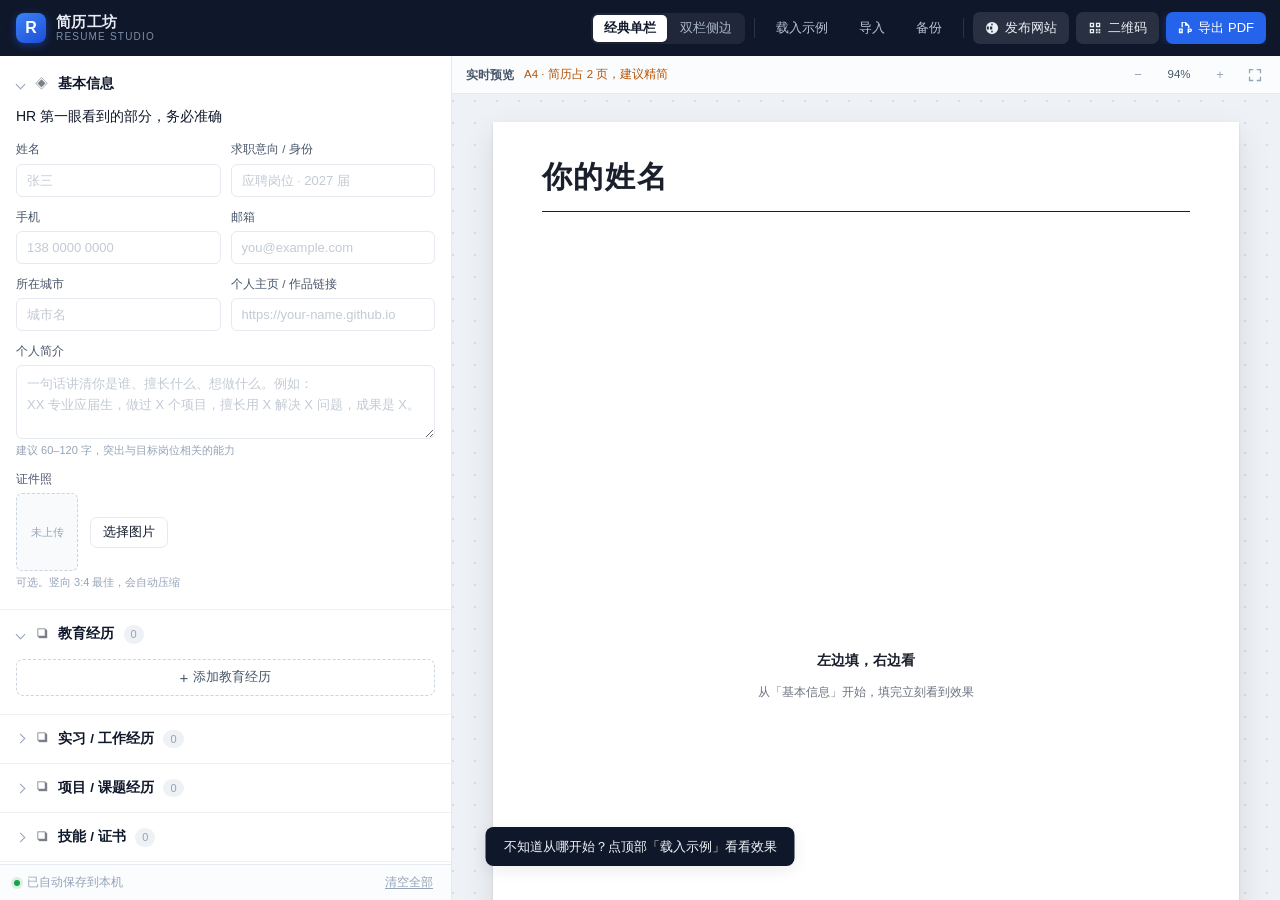
<file: index.html>
<!DOCTYPE html>
<html lang="zh-CN" data-theme="light">
<head>
<meta charset="UTF-8">
<meta name="viewport" content="width=device-width, initial-scale=1">
<title>简历工坊 · Resume Studio</title>
<meta name="description" content="给大学生的简历与作品集工坊：填表实时预览，一键导出 PDF 简历、生成个人主页和二维码。纯本地运行，数据不上传。">
<link rel="icon" href="data:image/svg+xml,<svg xmlns='http://www.w3.org/2000/svg' viewBox='0 0 100 100'><rect width='100' height='100' rx='22' fill='%232563eb'/><path d='M30 72V28h16c11 0 18 6 18 15s-7 15-18 15h-6v14z' fill='white'/></svg>">
<link rel="stylesheet" href="assets/css/app.css">
<link rel="stylesheet" href="assets/css/resume.css">
</head>
<body>

<div class="topbar">
  <div class="brand">
    <div class="brand-mark">R</div>
    <div class="brand-text">
      <strong>简历工坊</strong>
      <span>Resume&nbsp;Studio</span>
    </div>
  </div>

  <div class="topbar-actions">
    <div class="seg" id="templateSwitch" role="group" aria-label="简历模板">
      <button class="seg-btn active" data-template="classic">经典单栏</button>
      <button class="seg-btn" data-template="sidebar">双栏侧边</button>
    </div>

    <span class="topbar-sep"></span>

    <button class="btn btn-ghost" id="btnDemo" title="载入一份示例，看看效果">载入示例</button>
    <button class="btn btn-ghost" id="btnImport" title="导入之前导出的 JSON">导入</button>
    <button class="btn btn-ghost" id="btnExportJson" title="导出 JSON 备份">备份</button>
    <input type="file" id="fileImport" accept="application/json" hidden>

    <span class="topbar-sep"></span>

    <button class="btn btn-soft" id="btnSite" title="把简历变成一个网址，或者下载完整网页">
      <svg viewBox="0 0 16 16" aria-hidden="true"><path d="M8 1a7 7 0 100 14A7 7 0 008 1zM2 8c0-.6.1-1.2.2-1.7h2.3c0 .6-.1 1.1-.1 1.7s0 1.1.1 1.7H2.2C2.1 9.2 2 8.6 2 8zm1.2-3.2h2c.2-.9.5-1.7.9-2.3a5.5 5.5 0 00-2.9 2.3zM8 2.3c.5.5.9 1.4 1.1 2.5H6.9c.2-1.1.6-2 1.1-2.5zm2.7.5c.4.6.7 1.4.9 2.3h2a5.5 5.5 0 00-2.9-2.3zM13.8 6.3h-2.3c.1.6.1 1.1.1 1.7s0 1.1-.1 1.7h2.3c.1-.5.2-1.1.2-1.7s-.1-1.2-.2-1.7zm-.8 4.9h-2c-.2.9-.5 1.7-.9 2.3a5.5 5.5 0 002.9-2.3zM8 13.7c-.5-.5-.9-1.4-1.1-2.5h2.2c-.2 1.1-.6 2-1.1 2.5zm-2.2-4.1c-.1-.6-.1-1.1-.1-1.7s0-1.1.1-1.7h2.4c.1.6.1 1.1.1 1.7s0 1.1-.1 1.7H5.8zM5.9 12c-.4-.6-.7-1.4-.9-2.3h-2A5.5 5.5 0 005.9 12z"/></svg>
      发布网站
    </button>
    <button class="btn btn-soft" id="btnQr" title="为你的主页地址生成二维码">
      <svg viewBox="0 0 16 16" aria-hidden="true"><path d="M2 2h5v5H2V2zm1.5 1.5v2h2v-2h-2zM9 2h5v5H9V2zm1.5 1.5v2h2v-2h-2zM2 9h5v5H2V9zm1.5 1.5v2h2v-2h-2zM9 9h2v2H9V9zm3 0h2v2h-2V9zm-3 3h2v2H9v-2zm3 0h2v2h-2v-2z"/></svg>
      二维码
    </button>
    <button class="btn btn-primary" id="btnPdf" title="打印 / 另存为 PDF">
      <svg viewBox="0 0 16 16" aria-hidden="true"><path d="M4 1h5l4 4v3h-1.5V5.5H8V2H5.5v5H4V1zm0 7.5h1.5V14H1V8.5h3zM2.5 10v2H4v-2H2.5zM14 8.5h-3V14h1.5v-1.5H14a2 2 0 000-4zm0 2.5h-1.5v-1H14a.5.5 0 010 1z"/></svg>
      导出 PDF
    </button>
  </div>
</div>

<main class="layout">

  <!-- ============ 左侧：编辑区 ============ -->
  <aside class="editor" id="editor">
    <div class="editor-scroll" id="formRoot"></div>
    <div class="editor-foot">
      <span class="save-dot" id="saveDot"></span>
      <span id="saveText">已自动保存到本机</span>
      <span class="foot-spacer"></span>
      <button class="link-btn" id="btnReset">清空全部</button>
    </div>
  </aside>

  <!-- ============ 右侧：预览区 ============ -->
  <section class="stage">
    <div class="stage-bar">
      <span class="stage-label">实时预览</span>
      <span class="stage-hint" id="pageInfo">A4 · 1 页</span>
      <span class="foot-spacer"></span>
      <button class="icon-btn" id="zoomOut" title="缩小">−</button>
      <span class="zoom-val" id="zoomVal">100%</span>
      <button class="icon-btn" id="zoomIn" title="放大">+</button>
      <button class="icon-btn" id="zoomFit" title="适应宽度">
        <svg viewBox="0 0 16 16" aria-hidden="true"><path d="M1 1h5v1.5H2.5V6H1V1zm9 0h5v5h-1.5V2.5H10V1zM1 10h1.5v3.5H6V15H1v-5zm12.5 0H15v5h-5v-1.5h3.5V10z"/></svg>
      </button>
    </div>
    <div class="stage-scroll" id="stageScroll">
      <div class="paper-wrap" id="paperWrap">
        <div id="paperMount"></div>
      </div>
    </div>
  </section>
</main>

<!-- ============ 弹层：通用 ============ -->
<div class="modal-mask" id="modalMask" hidden>
  <div class="modal" id="modalBox" role="dialog" aria-modal="true">
    <div class="modal-head">
      <h3 id="modalTitle">标题</h3>
      <button class="icon-btn" id="modalClose" aria-label="关闭">✕</button>
    </div>
    <div class="modal-body" id="modalBody"></div>
    <div class="modal-foot" id="modalFoot"></div>
  </div>
</div>

<div class="toast" id="toast" hidden></div>

<script src="assets/vendor/qrcode.js"></script>
<script src="assets/vendor/lz-string.min.js"></script>
<script src="assets/js/util.js"></script>
<script src="assets/js/schema.js"></script>
<script src="assets/js/share.js"></script>
<script src="assets/js/store.js"></script>
<script src="assets/js/form.js"></script>
<script src="assets/js/templates.js"></script>
<script src="assets/js/export.js"></script>
<script src="assets/js/app.js"></script>
</body>
</html>
</file>
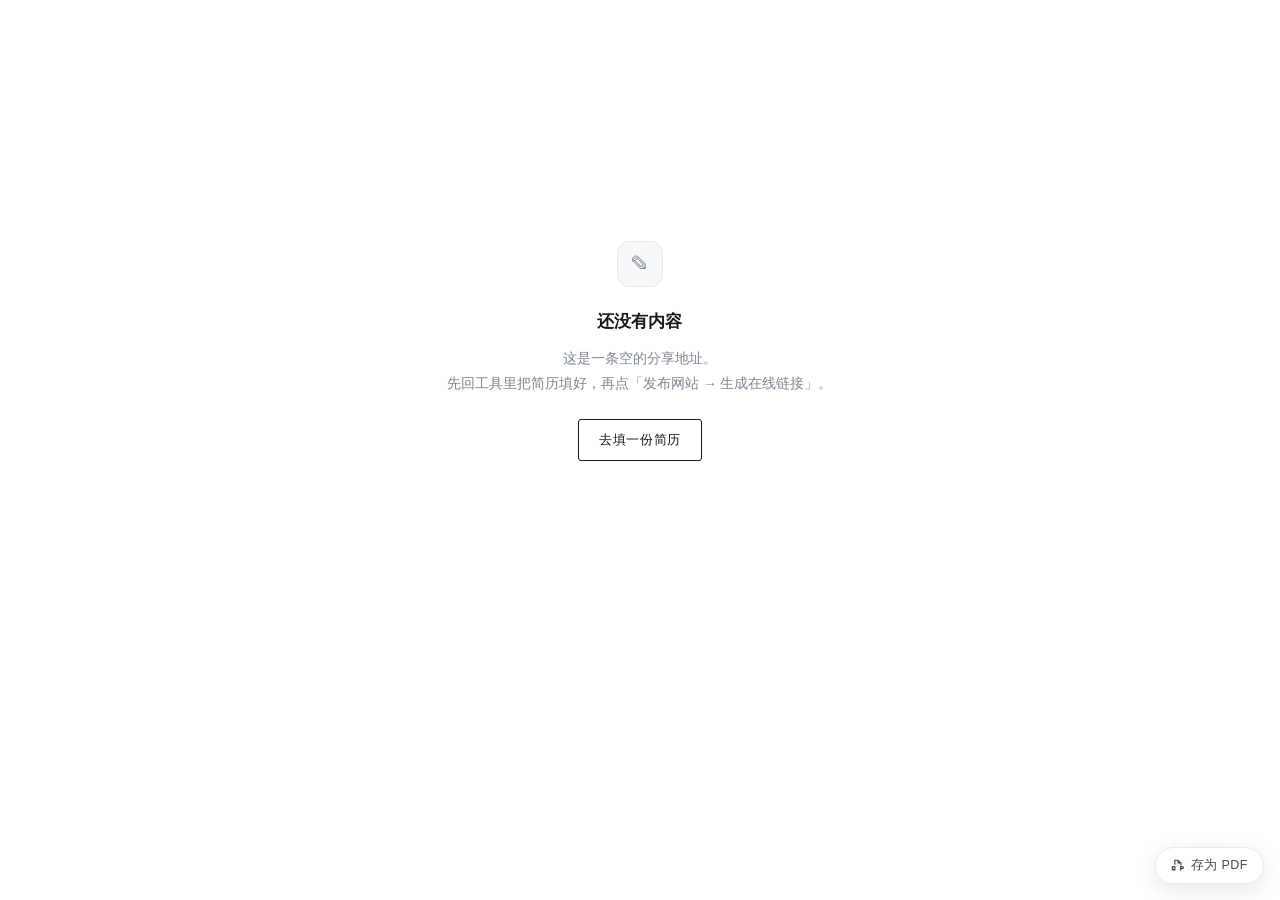
<file: s.html>
<!DOCTYPE html>
<html lang="zh-CN">
<head>
<meta charset="UTF-8">
<meta name="viewport" content="width=device-width, initial-scale=1">
<title>个人简历</title>
<meta name="description" content="在线简历">
<meta name="robots" content="noindex">
<link rel="icon" href="data:image/svg+xml,<svg xmlns='http://www.w3.org/2000/svg' viewBox='0 0 100 100'><rect width='100' height='100' rx='22' fill='%231d4ed8'/><path d='M30 72V28h16c11 0 18 6 18 15s-7 15-18 15h-6v14z' fill='white'/></svg>">
<link rel="stylesheet" href="assets/css/share.css">
</head>
<body>

<div id="view"></div>

<button class="fab" id="fab" hidden>
  <svg viewBox="0 0 16 16" aria-hidden="true"><path d="M4 1h5l4 4v3h-1.5V5.5H8V2H5.5v5H4V1zm0 7.5h1.5V14H1V8.5h3zM2.5 10v2H4v-2H2.5zM14 8.5h-3V14h1.5v-1.5H14a2 2 0 000-4zm0 2.5h-1.5v-1H14a.5.5 0 010 1z"/></svg>
  存为 PDF
</button>

<script src="assets/vendor/lz-string.min.js"></script>
<script src="assets/js/share.js"></script>
<script>
/* ===========================================================
   s.html 的运行逻辑
   数据不在服务器上，全部来自地址栏的 #d= 片段，
   所以这个页面本身是静态的，任何人打开都会在自己的浏览器里还原。
   =========================================================== */
(function () {
  'use strict';

  var mount = document.getElementById('view');
  var fab = document.getElementById('fab');
  var TOOL = 'index.html';

  /* ---------------- 小工具 ---------------- */
  function esc(s) {
    if (s == null) return '';
    return String(s)
      .replace(/&/g, '&amp;').replace(/</g, '&lt;').replace(/>/g, '&gt;')
      .replace(/"/g, '&quot;').replace(/'/g, '&#39;');
  }
  function text(s) {
    if (!s) return '';
    return esc(s).replace(/\n/g, '<br>');
  }
  function has(v) {
    if (v == null) return false;
    if (Array.isArray(v)) return v.length > 0;
    return String(v).trim() !== '';
  }
  function month(v) {
    if (!v) return '';
    var m = String(v).match(/^(\d{4})-(\d{1,2})$/);
    return m ? m[1] + '.' + (m[2].length < 2 ? '0' + m[2] : m[2]) : String(v);
  }
  function range(a, b) {
    var x = month(a), y = month(b);
    if (x && y) return x + ' — ' + y;
    if (x) return x + ' — 至今';
    return y;
  }
  function pick(arr) {
    return arr.filter(has).map(esc).join(' · ');
  }

  /* ---------------- 空状态 ---------------- */
  function renderEmpty(title, msg) {
    mount.innerHTML =
      '<div class="empty"><div>' +
        '<div class="empty-mark">✎</div>' +
        '<h2>' + esc(title) + '</h2>' +
        '<p>' + msg + '</p>' +
        '<a class="btn-line" href="' + TOOL + '">去填一份简历</a>' +
      '</div></div>';
    fab.hidden = true;
  }

  var data = window.Share ? window.Share.fromHash() : null;

  if (!data) {
    if (/[#&?]d=/.test(location.href)) {
      renderEmpty('这个链接不完整', '有些聊天软件会把很长的网址截断。<br>让发送者重新复制一次，或者直接发文件给你。');
    } else {
      renderEmpty('还没有内容', '这是一条空的分享地址。<br>先回工具里把简历填好，再点「发布网站 → 生成在线链接」。');
    }
    return;
  }

  var p = data.profile || {};

  if (!has(p.name)) {
    renderEmpty('还没有内容', '这份简历是空的，先去工具里把内容填上。');
    return;
  }

  /* ---------------- 头部 ---------------- */
  var title = [p.name, p.jobTitle].filter(has).join(' · ');
  document.title = title;
  document.querySelector('meta[name="description"]').setAttribute(
    'content', has(p.summary) ? String(p.summary).replace(/\s+/g, ' ').slice(0, 110) : title
  );

  /* ---------------- 联系方式 ---------------- */
  var contacts = [];
  if (has(p.email)) {
    contacts.push('<li><a href="mailto:' + esc(p.email) + '">' + esc(p.email) + '</a></li>');
  }
  if (has(p.phone)) {
    contacts.push('<li><a href="tel:' + esc(String(p.phone).replace(/\s/g, '')) + '">' + esc(p.phone) + '</a></li>');
  }
  if (has(p.city)) contacts.push('<li>' + esc(p.city) + '</li>');
  if (has(p.website)) {
    var w = String(p.website);
    contacts.push('<li><a href="' + esc(w) + '" target="_blank" rel="noopener">' +
      esc(w.replace(/^https?:\/\//, '').replace(/\/$/, '')) + '</a></li>');
  }

  /* ---------------- 分区 ---------------- */
  function section(title, count, inner) {
    if (!inner) return '';
    return '<section class="sec">' +
        '<div class="sec-head">' +
          '<h2>' + esc(title) + '</h2><span class="rule"></span>' +
          (count ? '<span class="count">' + count + '</span>' : '') +
        '</div>' + inner +
      '</section>';
  }

  function rowUnit(h, sub, desc, date) {
    return '<div class="row">' +
        '<div class="row-main">' +
          '<h3>' + esc(h) + '</h3>' +
          (sub ? '<p class="sub">' + sub + '</p>' : '') +
          (desc ? '<p class="desc">' + text(desc) + '</p>' : '') +
        '</div>' +
        (date ? '<span class="date">' + esc(date) + '</span>' : '') +
      '</div>';
  }

  var html = '';

  /* 教育 */
  var edu = (data.education || []).filter(function (it) {
    return has(it.school) || has(it.major);
  });
  html += section('教育经历', '', edu.length ? '<div class="rows">' + edu.map(function (it) {
    return rowUnit(it.school, pick([it.major, it.degree, it.gpa]), it.detail, range(it.start, it.end));
  }).join('') + '</div>' : '');

  /* 实习 / 工作 */
  var exp = (data.experience || []).filter(function (it) {
    return has(it.company) || has(it.role);
  });
  html += section('实习 / 工作', '', exp.length ? '<div class="rows">' + exp.map(function (it) {
    return rowUnit(it.company, pick([it.role]), it.desc, range(it.start, it.end));
  }).join('') + '</div>' : '');

  /* 项目 */
  var prj = (data.projects || []).filter(function (it) {
    return has(it.name);
  });
  html += section('项目经历', '', prj.length ? '<div class="rows">' + prj.map(function (it) {
    var sub = pick([it.role]);
    if (has(it.link)) {
      sub += (sub ? ' · ' : '') + '<a href="' + esc(it.link) + '" target="_blank" rel="noopener">查看项目 ↗</a>';
    }
    return rowUnit(it.name, sub, it.desc, range(it.start, it.end));
  }).join('') + '</div>' : '');

  /* 技能 */
  var sk = (data.skills || []).filter(function (it) {
    return has(it.group) || (it.items && it.items.length);
  });
  html += section('技能证书', '', sk.length ? '<div class="rows">' + sk.map(function (it) {
    return '<div class="skill">' +
        '<b>' + esc(it.group || '其他') + '</b>' +
        '<span class="tags">' + (it.items || []).map(function (t) {
          return '<em>' + esc(t) + '</em>';
        }).join('') + '</span>' +
      '</div>';
  }).join('') + '</div>' : '');

  /* 荣誉 */
  var aw = (data.awards || []).filter(function (it) {
    return has(it.title);
  });
  html += section('荣誉奖项', '', aw.length ? '<div class="rows">' + aw.map(function (it) {
    return rowUnit(it.title, pick([it.issuer, it.desc]), '', month(it.date));
  }).join('') + '</div>' : '');

  /* 作品索引 */
  var wk = (data.works || []).filter(function (it) {
    return has(it.title);
  });
  html += section('作品索引', wk.length + ' 件', wk.length ? '<ol class="wk-list">' + wk.map(function (it, i) {
    var meta = pick([it.category, it.year, it.desc]);
    return '<li class="wk">' +
        '<span class="no">' + (i + 1 < 10 ? '0' : '') + (i + 1) + '</span>' +
        '<div class="body">' +
          '<div class="t">' + esc(it.title) + '</div>' +
          (meta ? '<p class="m">' + meta + '</p>' : '') +
        '</div>' +
      '</li>';
  }).join('') + '</ol>' : '');

  /* ---------------- 组装 ---------------- */
  mount.innerHTML =
    '<header class="hero"><div class="wrap">' +
      '<p class="hero-kicker">Resume</p>' +
      '<h1>' + esc(p.name) + '</h1>' +
      (has(p.jobTitle) ? '<p class="role">' + esc(p.jobTitle) + '</p>' : '') +
      (has(p.summary) ? '<p class="bio">' + text(p.summary) + '</p>' : '') +
      (contacts.length ? '<ul class="contact">' + contacts.join('') + '</ul>' : '') +
    '</div></header>' +
    (html ? '<main class="wrap">' + html + '</main>' : '') +
    '<footer class="wrap foot">' +
      '<span>' + esc(p.name) + ' · ' + new Date().getFullYear() + '</span>' +
      '<span>由 <a href="' + TOOL + '">简历工坊</a> 生成</span>' +
    '</footer>';

  fab.hidden = false;
  fab.addEventListener('click', function () { window.print(); });
})();
</script>
</body>
</html>
</file>
<file: assets/css/app.css>
/* ===========================================================
   app.css — 编辑器界面样式
   仅负责工作台 UI；简历/作品集版面见 resume.css
   =========================================================== */

:root {
  --brand: #2563eb;
  --brand-dark: #1d4ed8;
  --brand-soft: #eff4ff;
  --ink: #0f172a;
  --ink-2: #475569;
  --ink-3: #94a3b8;
  --line: #e6e9ef;
  --line-2: #eef1f5;
  --bg: #eef1f5;
  --panel: #ffffff;
  --danger: #dc2626;
  --ok: #16a34a;
  --topbar-h: 56px;
  --editor-w: 452px;
  --radius: 8px;
  --shadow-sm: 0 1px 2px rgba(15, 23, 42, .06);
  --shadow-md: 0 4px 16px rgba(15, 23, 42, .08);
  --shadow-lg: 0 16px 48px rgba(15, 23, 42, .18);
  --mono: ui-monospace, SFMono-Regular, "SF Mono", Menlo, Consolas, monospace;
  --sans: -apple-system, BlinkMacSystemFont, "Segoe UI", "PingFang SC",
          "Hiragino Sans GB", "Microsoft YaHei", "Source Han Sans SC", sans-serif;
}

* { box-sizing: border-box; }

html, body {
  height: 100%;
  margin: 0;
}

body {
  font-family: var(--sans);
  background: var(--bg);
  color: var(--ink);
  font-size: 14px;
  line-height: 1.5;
  -webkit-font-smoothing: antialiased;
  overflow: hidden;
}

button { font-family: inherit; cursor: pointer; }

/* ---------------- 顶栏 ---------------- */
.topbar {
  height: var(--topbar-h);
  background: #0f172a;
  color: #e8edf5;
  display: flex;
  align-items: center;
  gap: 16px;
  padding: 0 14px 0 16px;
  position: relative;
  z-index: 40;
  box-shadow: 0 1px 0 rgba(255, 255, 255, .06);
}

.brand {
  display: flex;
  align-items: center;
  gap: 10px;
  flex-shrink: 0;
}

.brand-mark {
  width: 30px;
  height: 30px;
  border-radius: 8px;
  background: linear-gradient(145deg, #3b82f6, #1d4ed8);
  color: #fff;
  font-weight: 800;
  font-size: 16px;
  display: grid;
  place-items: center;
  box-shadow: 0 2px 8px rgba(37, 99, 235, .45);
}

.brand-text {
  display: flex;
  flex-direction: column;
  line-height: 1.15;
}
.brand-text strong {
  font-size: 14.5px;
  letter-spacing: .02em;
}
.brand-text span {
  font-size: 10px;
  color: #7d8ea8;
  letter-spacing: .12em;
  text-transform: uppercase;
}

.topbar-actions {
  display: flex;
  align-items: center;
  gap: 7px;
  margin-left: auto;
  overflow-x: auto;
  scrollbar-width: none;
}
.topbar-actions::-webkit-scrollbar { display: none; }

.topbar-sep {
  width: 1px;
  height: 20px;
  background: rgba(255, 255, 255, .12);
  flex-shrink: 0;
  margin: 0 2px;
}

.seg {
  display: flex;
  background: rgba(255, 255, 255, .07);
  border-radius: 7px;
  padding: 2px;
  gap: 2px;
  flex-shrink: 0;
}
.seg-btn {
  border: 0;
  background: transparent;
  color: #a8b6ca;
  font-size: 12.5px;
  padding: 5px 11px;
  border-radius: 5px;
  white-space: nowrap;
  transition: .15s;
}
.seg-btn:hover { color: #fff; }
.seg-btn.active {
  background: #fff;
  color: #0f172a;
  font-weight: 600;
  box-shadow: 0 1px 3px rgba(0, 0, 0, .2);
}

.btn {
  display: inline-flex;
  align-items: center;
  gap: 6px;
  border: 0;
  border-radius: 7px;
  padding: 7px 12px;
  font-size: 13px;
  font-weight: 500;
  white-space: nowrap;
  transition: background .15s, transform .1s, box-shadow .15s;
  flex-shrink: 0;
}
.btn svg { width: 14px; height: 14px; fill: currentColor; flex-shrink: 0; }
.btn:active { transform: translateY(1px); }

.btn-ghost {
  background: transparent;
  color: #b6c2d4;
}
.btn-ghost:hover { background: rgba(255, 255, 255, .1); color: #fff; }

.btn-soft {
  background: rgba(255, 255, 255, .11);
  color: #eaf0f8;
}
.btn-soft:hover { background: rgba(255, 255, 255, .2); }

.btn-primary {
  background: var(--brand);
  color: #fff;
  box-shadow: 0 2px 10px rgba(37, 99, 235, .4);
}
.btn-primary:hover { background: #3b82f6; }

/* ---------------- 主布局 ---------------- */
.layout {
  display: grid;
  /* 行/列都用 minmax(0, …)：否则 grid 项会被内容撑高，
     内部 overflow 就永远不触发，body 又是 overflow:hidden，等于整页滚不动 */
  grid-template-columns: var(--editor-w) minmax(0, 1fr);
  grid-template-rows: minmax(0, 1fr);
  height: calc(100vh - var(--topbar-h));
  height: calc(100dvh - var(--topbar-h));
  overflow: hidden;
}

/* ---------------- 左侧编辑区 ---------------- */
.editor {
  background: var(--panel);
  border-right: 1px solid var(--line);
  display: flex;
  flex-direction: column;
  min-width: 0;
  min-height: 0;
  height: 100%;
  z-index: 10;
}

.editor-scroll {
  flex: 1 1 auto;
  min-height: 0;
  overflow-y: auto;
  overscroll-behavior: contain;
  padding: 4px 0 24px;
}
.editor-scroll::-webkit-scrollbar { width: 10px; }
.editor-scroll::-webkit-scrollbar-thumb {
  background: #cfd6e0;
  border-radius: 10px;
  border: 3px solid #fff;
}
.editor-scroll::-webkit-scrollbar-thumb:hover { background: #b3bdcc; }

.editor-foot {
  display: flex;
  align-items: center;
  gap: 7px;
  padding: 8px 14px;
  border-top: 1px solid var(--line);
  font-size: 11.5px;
  color: var(--ink-3);
  background: #fbfcfd;
  flex-shrink: 0;
}
.foot-spacer { flex: 1; }

.save-dot {
  width: 6px;
  height: 6px;
  border-radius: 50%;
  background: var(--ok);
  box-shadow: 0 0 0 3px rgba(22, 163, 74, .14);
  transition: .2s;
  flex-shrink: 0;
}
.save-dot.saving { background: #f59e0b; box-shadow: 0 0 0 3px rgba(245, 158, 11, .16); }

.link-btn {
  border: 0;
  background: none;
  color: var(--ink-3);
  font-size: 11.5px;
  padding: 2px 4px;
  border-radius: 4px;
  text-decoration: underline;
  text-underline-offset: 2px;
}
.link-btn:hover { color: var(--danger); }

/* ---------------- 章节（details） ---------------- */
.section {
  border-bottom: 1px solid var(--line-2);
}
.section > summary {
  display: flex;
  align-items: center;
  gap: 9px;
  padding: 14px 16px;
  cursor: pointer;
  list-style: none;
  user-select: none;
  transition: background .12s;
}
.section > summary::-webkit-details-marker { display: none; }
.section > summary:hover { background: #fafbfc; }

.section > summary .chev {
  width: 7px;
  height: 7px;
  border-right: 1.6px solid var(--ink-3);
  border-bottom: 1.6px solid var(--ink-3);
  transform: rotate(-45deg);
  transition: transform .18s;
  flex-shrink: 0;
  margin-left: 1px;
}
.section[open] > summary .chev { transform: rotate(45deg); }

.section > summary .s-title {
  font-size: 13.5px;
  font-weight: 600;
  letter-spacing: .01em;
}
.section > summary .s-count {
  font-size: 11px;
  color: var(--ink-3);
  background: var(--line-2);
  padding: 1px 7px;
  border-radius: 20px;
  font-variant-numeric: tabular-nums;
}
.section > summary .s-icon {
  font-size: 13px;
  opacity: .55;
  width: 16px;
  text-align: center;
}

.section-body {
  padding: 0 16px 18px;
  display: grid;
  gap: 12px;
}

/* ---------------- 表单控件 ---------------- */
.field { display: grid; gap: 5px; min-width: 0; }
.field > label {
  font-size: 11.5px;
  color: var(--ink-2);
  font-weight: 500;
  letter-spacing: .01em;
}
.field .hint {
  font-size: 11px;
  color: var(--ink-3);
  line-height: 1.45;
  margin-top: -1px;
}

.row-2 { display: grid; grid-template-columns: 1fr 1fr; gap: 10px; }
.row-3 { display: grid; grid-template-columns: 1fr 1fr 1fr; gap: 10px; }

input[type="text"],
input[type="email"],
input[type="tel"],
input[type="url"],
input[type="month"],
textarea,
select {
  width: 100%;
  border: 1px solid var(--line);
  border-radius: 6px;
  padding: 8px 10px;
  font-family: inherit;
  font-size: 13px;
  color: var(--ink);
  background: #fff;
  transition: border-color .15s, box-shadow .15s;
  outline: none;
}
input::placeholder, textarea::placeholder { color: #c3cad4; }

input:focus, textarea:focus, select:focus {
  border-color: var(--brand);
  box-shadow: 0 0 0 3px rgba(37, 99, 235, .12);
}

textarea {
  resize: vertical;
  min-height: 74px;
  line-height: 1.6;
}
textarea.tall { min-height: 108px; }

select {
  appearance: none;
  background-image: url("data:image/svg+xml,%3Csvg xmlns='http://www.w3.org/2000/svg' width='10' height='7' viewBox='0 0 10 7'%3E%3Cpath d='M1 1l4 4 4-4' stroke='%2394a3b8' stroke-width='1.6' fill='none' stroke-linecap='round'/%3E%3C/svg%3E");
  background-repeat: no-repeat;
  background-position: right 10px center;
  padding-right: 28px;
}

/* 可重复条目卡片 */
.entry {
  border: 1px solid var(--line);
  border-radius: var(--radius);
  background: #fcfdfe;
  overflow: hidden;
}
.entry-head {
  display: flex;
  align-items: center;
  gap: 8px;
  padding: 8px 10px;
  background: #f6f8fa;
  border-bottom: 1px solid var(--line-2);
}
.entry-head .e-name {
  font-size: 12.5px;
  font-weight: 600;
  color: var(--ink-2);
  overflow: hidden;
  text-overflow: ellipsis;
  white-space: nowrap;
  flex: 1;
  min-width: 0;
}
.entry-body { padding: 12px 10px; display: grid; gap: 10px; }

.entry-tools { display: flex; gap: 2px; flex-shrink: 0; }

.icon-btn {
  border: 0;
  background: transparent;
  color: var(--ink-3);
  width: 26px;
  height: 26px;
  border-radius: 5px;
  display: grid;
  place-items: center;
  font-size: 13px;
  line-height: 1;
  transition: .13s;
  flex-shrink: 0;
}
.icon-btn svg { width: 14px; height: 14px; fill: currentColor; }
.icon-btn:hover { background: rgba(15, 23, 42, .07); color: var(--ink); }
.icon-btn.danger:hover { background: #fef2f2; color: var(--danger); }

.add-btn {
  width: 100%;
  border: 1px dashed #cbd5e1;
  background: transparent;
  color: var(--ink-2);
  border-radius: 7px;
  padding: 9px;
  font-size: 12.5px;
  font-weight: 500;
  transition: .15s;
  display: flex;
  align-items: center;
  justify-content: center;
  gap: 5px;
}
.add-btn:hover {
  border-color: var(--brand);
  color: var(--brand);
  background: var(--brand-soft);
}
.add-btn span { font-size: 15px; line-height: 1; font-weight: 400; }

/* 头像上传 */
.avatar-row {
  display: flex;
  gap: 12px;
  align-items: center;
}
.avatar-prev {
  width: 62px;
  height: 78px;
  border-radius: 6px;
  border: 1px dashed #cbd5e1;
  background: #f8fafc center/cover no-repeat;
  display: grid;
  place-items: center;
  font-size: 10.5px;
  color: var(--ink-3);
  flex-shrink: 0;
  overflow: hidden;
}
.avatar-prev.has-img { border-style: solid; border-color: var(--line); }

/* 图片管理网格（作品集） */
.img-grid {
  display: grid;
  grid-template-columns: repeat(4, 1fr);
  gap: 7px;
}
.img-cell {
  position: relative;
  aspect-ratio: 4 / 3;
  border-radius: 6px;
  overflow: hidden;
  background: #f1f5f9;
  border: 1px solid var(--line);
}
.img-cell img {
  width: 100%;
  height: 100%;
  object-fit: cover;
  display: block;
}
.img-cell .del {
  position: absolute;
  top: 2px;
  right: 2px;
  width: 18px;
  height: 18px;
  border-radius: 50%;
  border: 0;
  background: rgba(15, 23, 42, .68);
  color: #fff;
  font-size: 11px;
  line-height: 1;
  display: grid;
  place-items: center;
  opacity: 0;
  transition: .15s;
}
.img-cell:hover .del { opacity: 1; }
.img-cell.add {
  border: 1px dashed #cbd5e1;
  display: grid;
  place-items: center;
  color: var(--ink-3);
  font-size: 18px;
  cursor: pointer;
  transition: .15s;
}
.img-cell.add:hover { border-color: var(--brand); color: var(--brand); background: var(--brand-soft); }

/* 技能标签 */
.tag-wrap {
  display: flex;
  flex-wrap: wrap;
  gap: 5px;
  padding: 6px;
  border: 1px solid var(--line);
  border-radius: 6px;
  background: #fff;
  min-height: 38px;
  align-items: center;
}
.tag {
  display: inline-flex;
  align-items: center;
  gap: 4px;
  background: var(--brand-soft);
  color: #1e40af;
  border-radius: 5px;
  padding: 3px 4px 3px 8px;
  font-size: 12px;
  max-width: 100%;
}
.tag b { font-weight: 500; overflow: hidden; text-overflow: ellipsis; white-space: nowrap; }
.tag button {
  border: 0;
  background: transparent;
  color: #93a6d4;
  font-size: 13px;
  line-height: 1;
  padding: 0 2px;
  border-radius: 3px;
}
.tag button:hover { color: var(--danger); }
.tag-input {
  border: 0 !important;
  outline: 0 !important;
  box-shadow: none !important;
  flex: 1;
  min-width: 90px;
  padding: 3px 4px !important;
  font-size: 12.5px !important;
  background: transparent !important;
}

/* ---------------- 右侧画布 ---------------- */
.stage {
  display: flex;
  flex-direction: column;
  min-width: 0;
  min-height: 0;
  height: 100%;
  background:
    radial-gradient(circle at 1px 1px, #d7dde6 1px, transparent 0) 0 0 / 22px 22px,
    var(--bg);
}

.stage-bar {
  height: 38px;
  display: flex;
  align-items: center;
  gap: 10px;
  padding: 0 14px;
  background: rgba(255, 255, 255, .78);
  backdrop-filter: blur(10px);
  border-bottom: 1px solid var(--line);
  flex-shrink: 0;
  position: relative;
  z-index: 5;
}
.stage-label {
  font-size: 12px;
  font-weight: 600;
  color: var(--ink-2);
}
.stage-hint {
  font-size: 11.5px;
  color: var(--ink-3);
  font-variant-numeric: tabular-nums;
}
.stage-bar .icon-btn { width: 24px; height: 24px; }
.zoom-val {
  font-size: 11.5px;
  color: var(--ink-2);
  font-variant-numeric: tabular-nums;
  min-width: 38px;
  text-align: center;
}

.stage-scroll {
  flex: 1 1 auto;
  min-height: 0;
  overflow: auto;
  padding: 28px 24px 60px;
  display: flex;
  justify-content: center;
  align-items: flex-start;
}
.stage-scroll::-webkit-scrollbar { width: 11px; height: 11px; }
.stage-scroll::-webkit-scrollbar-thumb {
  background: #c3ccd8;
  border-radius: 10px;
  border: 3px solid transparent;
  background-clip: padding-box;
}
.stage-scroll::-webkit-scrollbar-thumb:hover { background: #a8b3c2; background-clip: padding-box; }

.paper-wrap {
  zoom: var(--zoom, 1);
  display: flex;
  flex-direction: column;
  gap: 22px;
  align-items: center;
  transition: zoom .12s;
}

/* 纸张 */
.page {
  width: 794px;
  min-height: 1123px;
  background: #fff;
  box-shadow: 0 1px 3px rgba(15, 23, 42, .1), 0 12px 32px rgba(15, 23, 42, .1);
  position: relative;
  overflow: hidden;
  flex-shrink: 0;
}

/* ---------------- 弹层 ---------------- */
.modal-mask {
  position: fixed;
  inset: 0;
  background: rgba(15, 23, 42, .52);
  backdrop-filter: blur(3px);
  display: grid;
  place-items: center;
  z-index: 100;
  padding: 24px;
  animation: fadeIn .16s ease;
}
.modal-mask[hidden] { display: none; }

@keyframes fadeIn { from { opacity: 0; } }

.modal {
  background: #fff;
  border-radius: 12px;
  width: min(560px, 100%);
  max-height: 88vh;
  display: flex;
  flex-direction: column;
  box-shadow: var(--shadow-lg);
  animation: popIn .2s cubic-bezier(.2, .9, .3, 1.1);
  overflow: hidden;
}
@keyframes popIn {
  from { opacity: 0; transform: translateY(10px) scale(.98); }
}

.modal-head {
  display: flex;
  align-items: center;
  padding: 16px 16px 14px 20px;
  border-bottom: 1px solid var(--line-2);
}
.modal-head h3 {
  margin: 0;
  font-size: 15px;
  font-weight: 650;
  flex: 1;
}
.modal-body {
  padding: 20px;
  overflow-y: auto;
  font-size: 13px;
  color: var(--ink-2);
  line-height: 1.65;
}
.modal-foot {
  padding: 13px 20px;
  border-top: 1px solid var(--line-2);
  background: #fafbfc;
  display: flex;
  gap: 8px;
  justify-content: flex-end;
  flex-wrap: wrap;
}

/* 弹层内的通用按钮（浅色语境） */
.mbtn {
  border: 1px solid var(--line);
  background: #fff;
  color: var(--ink);
  border-radius: 7px;
  padding: 8px 15px;
  font-size: 13px;
  font-weight: 500;
  transition: .15s;
  display: inline-flex;
  align-items: center;
  gap: 6px;
}
.mbtn:hover { background: #f8fafc; border-color: #cbd5e1; }
.mbtn-primary {
  background: var(--brand);
  border-color: var(--brand);
  color: #fff;
}
.mbtn-primary:hover { background: var(--brand-dark); border-color: var(--brand-dark); }
.mbtn svg { width: 14px; height: 14px; fill: currentColor; }

/* 二维码结果区 */
.qr-result {
  display: flex;
  gap: 20px;
  align-items: flex-start;
  flex-wrap: wrap;
}
.qr-canvas-box {
  border: 1px solid var(--line);
  border-radius: 10px;
  padding: 12px;
  background: #fff;
  box-shadow: var(--shadow-sm);
  flex-shrink: 0;
}
.qr-canvas-box img { display: block; width: 168px; height: 168px; image-rendering: pixelated; }
.qr-side { flex: 1; min-width: 190px; display: grid; gap: 10px; align-content: start; }
.qr-url {
  font-family: var(--mono);
  font-size: 11.5px;
  color: var(--ink-2);
  background: #f8fafc;
  border: 1px solid var(--line);
  border-radius: 6px;
  padding: 8px 10px;
  word-break: break-all;
  max-height: 88px;
  overflow-y: auto;
}

/* 步骤列表 */
.steps { margin: 0; padding: 0; list-style: none; display: grid; gap: 13px; }
.steps li { display: flex; gap: 11px; }
.steps .num {
  width: 21px;
  height: 21px;
  border-radius: 50%;
  background: var(--brand-soft);
  color: var(--brand);
  font-size: 11.5px;
  font-weight: 700;
  display: grid;
  place-items: center;
  flex-shrink: 0;
  margin-top: 1px;
}
.steps .txt { flex: 1; min-width: 0; }
.steps .txt strong { color: var(--ink); font-weight: 600; display: block; margin-bottom: 1px; }
.steps code, code.inline {
  font-family: var(--mono);
  font-size: 11.5px;
  background: #f1f5f9;
  border: 1px solid var(--line);
  border-radius: 4px;
  padding: 1px 5px;
  color: #be123c;
  word-break: break-all;
}

/* ===========================================================
   发布中心（弹层）
   =========================================================== */
.modal.wide { width: min(640px, 100%); }

.pub-tabs {
  display: grid;
  grid-template-columns: 1fr 1fr;
  gap: 8px;
  margin-bottom: 18px;
}
.pub-tab {
  text-align: left;
  font-family: inherit;
  border: 1px solid var(--line);
  background: #fff;
  border-radius: 9px;
  padding: 11px 13px;
  cursor: pointer;
  transition: border-color .15s, box-shadow .15s, background .15s;
}
.pub-tab b {
  display: block;
  font-size: 13px;
  font-weight: 650;
  color: var(--ink);
  margin-bottom: 3px;
}
.pub-tab span {
  display: block;
  font-size: 11.5px;
  line-height: 1.55;
  color: var(--ink-3);
}
.pub-tab:hover { border-color: #cbd5e1; }
.pub-tab.active {
  border-color: var(--brand);
  background: #fbfdff;
  box-shadow: 0 0 0 3px rgba(37, 99, 235, .09);
}
.pub-tab.active b { color: var(--brand); }

.pub-pane[hidden] { display: none; }

.pub-facts {
  margin: 0 0 16px;
  padding: 0;
  list-style: none;
  display: grid;
  gap: 7px;
}
.pub-facts li {
  position: relative;
  padding-left: 15px;
  font-size: 12.5px;
  line-height: 1.72;
  color: var(--ink-2);
}
.pub-facts li::before {
  content: '';
  position: absolute;
  left: 2px;
  top: 8px;
  width: 4px;
  height: 4px;
  border-radius: 50%;
  background: var(--brand);
}
.pub-facts b { color: var(--ink); font-weight: 600; }

.pub-lead { margin: 0 0 14px; font-size: 12.5px; line-height: 1.78; }
.pub-go { width: 100%; justify-content: center; }

.pub-platforms { display: grid; gap: 9px; margin-top: 16px; }
.plat {
  border: 1px solid var(--line);
  border-radius: 9px;
  padding: 12px 14px;
  background: #fbfcfd;
}
.plat-head { display: flex; align-items: center; gap: 8px; margin-bottom: 4px; }
.plat h4 { margin: 0; font-size: 13px; font-weight: 650; color: var(--ink); }
.plat-tag {
  font-size: 10px;
  letter-spacing: .06em;
  color: var(--brand);
  background: var(--brand-soft);
  border-radius: 3px;
  padding: 1px 6px;
}
.plat p { margin: 0 0 8px; font-size: 12px; line-height: 1.7; color: var(--ink-2); }
.plat b { color: var(--ink); }

.btn-mini {
  display: inline-block;
  font-size: 12px;
  color: var(--brand);
  border: 1px solid var(--line);
  border-radius: 6px;
  padding: 4px 10px;
  background: #fff;
  transition: .15s;
}
.btn-mini:hover { border-color: var(--brand); text-decoration: none; }

.pub-back {
  margin-top: 18px;
  padding-top: 16px;
  border-top: 1px dashed var(--line);
}
.pub-back label {
  display: block;
  font-size: 12px;
  font-weight: 600;
  color: var(--ink);
  margin-bottom: 8px;
}
.pub-back-row { display: flex; gap: 8px; }
.pub-back-row input { flex: 1; min-width: 0; }
.pub-back-row .mbtn { flex-shrink: 0; }

.pub-result { margin-top: 18px; }
.pub-copylab { font-size: 11.5px; color: var(--ink-3); letter-spacing: .04em; }
.pub-len { font-size: 11.5px; line-height: 1.72; color: var(--ink-2); }
.pub-row { display: flex; flex-wrap: wrap; gap: 7px; }

/* 在线链接结果 */
.pub-head { display: flex; gap: 15px; align-items: flex-start; }
.pub-qr {
  flex-shrink: 0;
  width: 112px;
  height: 112px;
  border: 1px solid var(--line);
  border-radius: 9px;
  padding: 7px;
  background: #fff;
  box-shadow: var(--shadow-sm);
  transition: border-color .15s;
}
.pub-qr:hover { border-color: var(--brand); text-decoration: none; }
.pub-qr img { display: block; width: 100%; height: 100%; image-rendering: pixelated; }
.pub-qr.placeholder {
  display: grid;
  place-items: center;
  text-align: center;
  background: #fafbfc;
  box-shadow: none;
  border-style: dashed;
  font-size: 10.5px;
  line-height: 1.65;
  color: var(--ink-3);
  letter-spacing: .02em;
}
.pub-qr.placeholder span { display: grid; justify-items: center; gap: 5px; }
.pub-qr.placeholder svg { width: 20px; height: 20px; fill: #cbd5e1; }
.pub-qr.placeholder b { color: var(--brand); font-weight: 600; }

.pub-info { flex: 1; min-width: 0; display: grid; gap: 7px; align-content: start; }
.pub-url {
  font-family: var(--mono);
  font-size: 11.5px;
  line-height: 1.6;
  color: var(--ink);
  background: #f8fafc;
  border: 1px solid var(--line);
  border-radius: 6px;
  padding: 8px 10px;
  word-break: break-all;
}
.pub-meta { font-size: 11.5px; line-height: 1.72; color: var(--ink-2); }

.qr-canvas-box { display: block; }
.qr-canvas-box.dense { padding: 9px; }
.qr-canvas-box.dense img { width: 300px; height: 300px; }

@media (max-width: 640px) {
  .pub-tabs { grid-template-columns: 1fr; }
  .qr-canvas-box img { width: 150px; height: 150px; }
  .qr-canvas-box.dense img { width: 196px; height: 196px; }
  .pub-head { gap: 11px; }
  .pub-qr { width: 88px; height: 88px; padding: 5px; }
}

/* Toast */
.toast {
  position: fixed;
  left: 50%;
  bottom: 34px;
  transform: translateX(-50%) translateY(8px);
  background: #0f172a;
  color: #f1f5f9;
  padding: 10px 18px;
  border-radius: 8px;
  font-size: 13px;
  box-shadow: var(--shadow-md);
  z-index: 200;
  opacity: 0;
  transition: opacity .2s, transform .2s;
  pointer-events: none;
  max-width: min(90vw, 460px);
  text-align: center;
}
.toast.show { opacity: 1; transform: translateX(-50%) translateY(0); }

/* ---------------- 响应式 ---------------- */
@media (max-width: 1180px) {
  :root { --editor-w: 400px; }
}

@media (max-width: 980px) {
  body { overflow: auto; }
  .layout {
    grid-template-columns: 1fr;
    grid-template-rows: auto auto;
    height: auto;
  }
  .editor {
    border-right: 0;
    border-bottom: 1px solid var(--line);
    max-height: none;
    height: auto;
  }
  .editor-scroll { overflow: visible; max-height: none; }
  .stage { min-height: 70vh; height: auto; }
  .stage-scroll { padding: 18px 10px 40px; }
  .paper-wrap { zoom: .82; }
  .brand-text span { display: none; }
  .topbar { gap: 10px; }
  .topbar-actions { gap: 5px; }
  .btn { padding: 7px 9px; font-size: 12.5px; }
  .btn svg { display: none; }
  .seg-btn { padding: 5px 8px; font-size: 12px; }
}

@media (max-width: 620px) {
  .row-2, .row-3 { grid-template-columns: 1fr; }
  .img-grid { grid-template-columns: repeat(3, 1fr); }
  .brand-text { display: none; }
  .paper-wrap { zoom: .56; }
  .stage-scroll { padding: 12px 4px 30px; }
  .topbar-actions { max-width: calc(100vw - 60px); }
}
</file>
<file: assets/css/resume.css>
/* ===========================================================
   resume.css — 简历 / 作品集版面 + 打印规则
   A4：屏幕 794×1123px（96dpi），打印 210mm×297mm
   =========================================================== */

/* ---------- 设计令牌 ---------- */
.tpl-classic,
.tpl-sidebar,
.portfolio-page {
  --t-ink: #1a1f2b;
  --t-ink-2: #3d4657;
  --t-ink-3: #6b7280;
  --t-line: #d9dee6;
  --t-accent: #1d4ed8;
  --t-accent-2: #2563eb;
  --t-serif: "Songti SC", "SimSun", "Source Han Serif SC", Georgia, serif;

  font-family: var(--sans);
  color: var(--t-ink);
  -webkit-font-smoothing: antialiased;
  text-rendering: optimizeLegibility;
}

.page.tpl-classic,
.page.tpl-sidebar {
  padding: 0;
}

/* ===========================================================
   模板一：经典单栏
   =========================================================== */
.cv {
  padding: 40px 52px 44px;
  min-height: 1123px;
  display: flex;
  flex-direction: column;
}

.cv-head {
  display: flex;
  align-items: flex-start;
  gap: 22px;
  padding-bottom: 18px;
  border-bottom: 2px solid var(--t-ink);
  margin-bottom: 22px;
}

.cv-head-main { flex: 1; min-width: 0; }

.cv-name {
  margin: 0;
  font-size: 32px;
  font-weight: 700;
  letter-spacing: .06em;
  line-height: 1.15;
  color: var(--t-ink);
}

.cv-title {
  margin: 7px 0 0;
  font-size: 12.5px;
  color: var(--t-accent);
  font-weight: 600;
  letter-spacing: .08em;
}

.cv-contact {
  margin-top: 11px;
  display: flex;
  flex-wrap: wrap;
  gap: 4px 18px;
  font-size: 12px;
  color: var(--t-ink-2);
  line-height: 1.5;
}
.cv-contact span {
  display: inline-flex;
  align-items: center;
  gap: 4px;
  white-space: nowrap;
}
.cv-contact span::before {
  content: "";
  width: 3px;
  height: 3px;
  border-radius: 50%;
  background: var(--t-accent);
  flex-shrink: 0;
  opacity: .65;
}

.cv-photo {
  width: 82px;
  height: 106px;
  object-fit: cover;
  border-radius: 3px;
  border: 1px solid var(--t-line);
  flex-shrink: 0;
}

/* 分区 */
.cv-sec { margin-bottom: 19px; }
.cv-sec:last-child { margin-bottom: 0; }

.cv-sec-title {
  margin: 0 0 11px;
  font-size: 12px;
  font-weight: 700;
  letter-spacing: .16em;
  color: var(--t-ink);
  padding-bottom: 6px;
  border-bottom: 1px solid var(--t-line);
  position: relative;
}
.cv-sec-title::after {
  content: "";
  position: absolute;
  left: 0;
  bottom: -1px;
  width: 30px;
  height: 2px;
  background: var(--t-accent);
}

.cv-sec-body { display: flex; flex-direction: column; gap: 13px; }

/* 条目 */
.cv-item-head {
  display: flex;
  align-items: baseline;
  justify-content: space-between;
  gap: 12px;
}
.cv-item-title {
  font-size: 13.5px;
  font-weight: 650;
  color: var(--t-ink);
  letter-spacing: .01em;
}
.cv-item-date {
  font-size: 11px;
  color: var(--t-ink-3);
  white-space: nowrap;
  font-variant-numeric: tabular-nums;
  letter-spacing: .02em;
}
.cv-item-sub {
  font-size: 12px;
  color: var(--t-ink-2);
  margin-top: 2px;
  display: flex;
  flex-wrap: wrap;
  gap: 0 10px;
}
.cv-item-sub em {
  font-style: normal;
  color: var(--t-accent);
  font-weight: 500;
}
.cv-item-desc {
  margin: 5px 0 0;
  font-size: 12.5px;
  line-height: 1.75;
  color: var(--t-ink-2);
  white-space: pre-line;
  word-break: break-word;
}

/* 要点列表 */
.cv-bullets {
  margin: 5px 0 0;
  padding: 0;
  list-style: none;
  display: flex;
  flex-direction: column;
  gap: 3px;
}
.cv-bullets li {
  position: relative;
  padding-left: 12px;
  font-size: 12.5px;
  line-height: 1.72;
  color: var(--t-ink-2);
  word-break: break-word;
}
.cv-bullets li::before {
  content: "";
  position: absolute;
  left: 2px;
  top: .62em;
  width: 4px;
  height: 4px;
  border-radius: 50%;
  background: var(--t-accent);
  opacity: .5;
}

/* 技能：两列 */
.cv-skills {
  display: flex;
  flex-direction: column;
  gap: 7px;
}
.cv-skill-row {
  font-size: 12.5px;
  line-height: 1.65;
  color: var(--t-ink-2);
  display: flex;
  gap: 10px;
  align-items: baseline;
}
.cv-skill-row b {
  color: var(--t-ink);
  font-weight: 600;
  flex-shrink: 0;
  min-width: 70px;
}
.cv-skill-row span { flex: 1; min-width: 0; }

/* 摘要 */
.cv-summary {
  margin: 0;
  font-size: 12.5px;
  line-height: 1.85;
  color: var(--t-ink-2);
  text-align: justify;
  word-break: break-word;
}

/* ===========================================================
   模板二：双栏侧边
   =========================================================== */
.cv2 {
  display: flex;
  min-height: 1123px;
  align-items: stretch;
}

.cv2-side {
  width: 232px;
  flex-shrink: 0;
  background: #eef2f8;
  border-right: 1px solid var(--t-line);
  padding: 38px 22px 40px;
  display: flex;
  flex-direction: column;
  gap: 22px;
}

.cv2-photo {
  width: 104px;
  height: 132px;
  object-fit: cover;
  border-radius: 4px;
  align-self: center;
  border: 1px solid var(--t-line);
  background: #fff;
}

.cv2-side-sec { display: flex; flex-direction: column; gap: 8px; }

.cv2-side-title {
  margin: 0;
  font-size: 10.5px;
  font-weight: 700;
  letter-spacing: .16em;
  color: var(--t-accent);
  padding-bottom: 5px;
  border-bottom: 1px solid #dde3ec;
}

.cv2-contact {
  display: flex;
  flex-direction: column;
  gap: 6px;
  font-size: 11px;
  color: var(--t-ink-2);
  line-height: 1.55;
  overflow-wrap: anywhere;
}
.cv2-contact div { display: flex; gap: 7px; }
.cv2-contact .k {
  color: var(--t-ink-3);
  flex-shrink: 0;
  width: 34px;
}

.cv2-skill-tags {
  display: flex;
  flex-wrap: wrap;
  gap: 5px;
}
.cv2-skill-tags span {
  font-size: 10.5px;
  background: #fff;
  border: 1px solid #dde3ec;
  border-radius: 3px;
  padding: 2px 7px;
  color: var(--t-ink-2);
  line-height: 1.5;
}

.cv2-side-item { font-size: 11px; line-height: 1.6; color: var(--t-ink-2); }
.cv2-side-item b {
  display: block;
  color: var(--t-ink);
  font-weight: 600;
  font-size: 11.5px;
}
.cv2-side-item span { color: var(--t-ink-3); font-size: 10px; }

.cv2-main {
  flex: 1;
  min-width: 0;
  padding: 40px 40px 44px 34px;
  display: flex;
  flex-direction: column;
  gap: 21px;
}

.cv2-head { padding-bottom: 15px; border-bottom: 1px solid var(--t-line); }
.cv2-name {
  margin: 0;
  font-size: 29px;
  font-weight: 700;
  letter-spacing: .06em;
  line-height: 1.1;
}
.cv2-role {
  margin: 6px 0 0;
  font-size: 12px;
  color: var(--t-accent);
  font-weight: 600;
  letter-spacing: .08em;
}

/* ===========================================================
   作品集页
   =========================================================== */
.page.portfolio-page { padding: 0; }

.pf {
  padding: 40px 48px 44px;
  min-height: 1123px;
  display: flex;
  flex-direction: column;
}

.pf-head {
  display: flex;
  align-items: flex-end;
  justify-content: space-between;
  gap: 20px;
  padding-bottom: 14px;
  border-bottom: 2px solid var(--t-ink);
  margin-bottom: 20px;
}
.pf-head h2 {
  margin: 0;
  font-size: 22px;
  font-weight: 700;
  letter-spacing: .14em;
}
.pf-head .pf-sub {
  font-size: 10.5px;
  color: var(--t-ink-3);
  letter-spacing: .1em;
  text-align: right;
  line-height: 1.5;
}

.pf-grid {
  display: grid;
  gap: 16px;
  align-content: start;
}
.pf-grid.cols-2 { grid-template-columns: repeat(2, 1fr); }
.pf-grid.cols-3 { grid-template-columns: repeat(3, 1fr); }

.pf-item { break-inside: avoid; }

.pf-thumb {
  position: relative;
  width: 100%;
  aspect-ratio: 4 / 3;
  background: #f1f5f9;
  border: 1px solid var(--t-line);
  border-radius: 3px;
  overflow: hidden;
  display: grid;
  place-items: center;
}
.pf-thumb img {
  width: 100%;
  height: 100%;
  object-fit: cover;
  display: block;
}
.pf-thumb .pf-empty {
  color: #c7cfda;
  font-size: 10.5px;
  letter-spacing: .1em;
}

.pf-cap {
  margin-top: 7px;
  display: flex;
  align-items: baseline;
  justify-content: space-between;
  gap: 10px;
}
.pf-cap .t {
  font-size: 11.5px;
  font-weight: 650;
  color: var(--t-ink);
  overflow: hidden;
  text-overflow: ellipsis;
  white-space: nowrap;
}
.pf-cap .y {
  font-size: 10px;
  color: var(--t-ink-3);
  flex-shrink: 0;
  font-variant-numeric: tabular-nums;
}
.pf-cap-meta {
  margin-top: 1px;
  font-size: 10px;
  color: var(--t-ink-3);
  letter-spacing: .04em;
  overflow: hidden;
  text-overflow: ellipsis;
  white-space: nowrap;
}
.pf-desc {
  margin: 4px 0 0;
  font-size: 10.5px;
  line-height: 1.6;
  color: var(--t-ink-2);
  white-space: pre-line;
}

.pf-foot {
  margin-top: auto;
  padding-top: 16px;
  border-top: 1px solid var(--t-line);
  display: flex;
  justify-content: space-between;
  align-items: center;
  gap: 14px;
  font-size: 10px;
  color: var(--t-ink-3);
  letter-spacing: .06em;
}
.pf-foot .pf-qr { display: flex; align-items: center; gap: 8px; }
.pf-foot .pf-qr img { width: 46px; height: 46px; display: block; }

/* 空状态（预览无内容时）—— 不要设 min-height，否则会与 .cv 叠加撑成两页 */
.empty-hint {
  margin: auto 0;
  padding: 40px 20px 60px;
  text-align: center;
  color: var(--t-ink-3);
  font-size: 13px;
  line-height: 2;
}
.empty-hint strong {
  display: block;
  color: var(--t-ink);
  font-size: 15px;
  margin-bottom: 6px;
}

/* ===========================================================
   打印
   =========================================================== */
@page {
  size: A4;
  margin: 0;
}

@media print {
  html, body {
    overflow: visible !important;
    background: #fff !important;
    height: auto !important;
  }

  .topbar,
  .editor,
  .stage-bar,
  .modal-mask,
  .toast { display: none !important; }

  .layout {
    display: block !important;
    height: auto !important;
  }

  .stage {
    background: #fff !important;
    display: block !important;
    min-height: 0 !important;
  }

  .stage-scroll {
    display: block !important;
    overflow: visible !important;
    padding: 0 !important;
  }

  .paper-wrap {
    zoom: 1 !important;
    display: block !important;
    gap: 0 !important;
  }

  .page {
    width: 210mm !important;
    min-height: 297mm !important;
    margin: 0 !important;
    box-shadow: none !important;
    border: 0 !important;
    page-break-after: always;
    break-after: page;
  }
  .page:last-child {
    page-break-after: auto;
    break-after: auto;
  }

  .cv, .cv2, .pf { min-height: 297mm; }

  /* 打印时保留色块与背景 */
  .cv2-side { -webkit-print-color-adjust: exact; print-color-adjust: exact; }
  .cv-sec-title::after,
  .cv-bullets li::before,
  .cv-contact span::before,
  .cv2-skill-tags span,
  .pf-thumb { -webkit-print-color-adjust: exact; print-color-adjust: exact; }

  .cv-sec,
  .cv-item,
  .cv2-side-sec,
  .pf-item {
    break-inside: avoid;
    page-break-inside: avoid;
  }

  a { color: inherit; text-decoration: none; }
}

/* 打印时若内容恰好一页，避免尾部空白页 */
@media print {
  .page:only-child { page-break-after: auto; break-after: auto; }
}
</file>
<file: assets/css/share.css>
/* ===========================================================
   share.css — 在线简历阅读页 s.html
   面向手机：单栏、大字、可点联系方式，打印时自动变成黑白文档
   =========================================================== */
* { box-sizing: border-box; }

:root {
  --ink: #14181f;
  --ink2: #424b57;
  --muted: #7c8694;
  --line: #e6eaef;
  --line-soft: #f0f3f7;
  --accent: #1d4ed8;
  --bg: #ffffff;
  --bg2: #f7f8fa;
  --sans: -apple-system, BlinkMacSystemFont, "Segoe UI", "PingFang SC",
          "Hiragino Sans GB", "Microsoft YaHei", sans-serif;
}

html { -webkit-text-size-adjust: 100%; }

body {
  margin: 0;
  background: var(--bg);
  color: var(--ink);
  font-family: var(--sans);
  font-size: 15px;
  line-height: 1.72;
  -webkit-font-smoothing: antialiased;
  /* 内容少的时候让页脚贴底，不要浮在半空 */
  min-height: 100vh;
  display: flex;
  flex-direction: column;
}

#view {
  flex: 1;
  display: flex;
  flex-direction: column;
}

/* flex 子项的 auto 外边距会关掉 stretch，这里显式给宽度，
   否则 main / footer 会收缩成内容的宽度、跑到中间去 */
#view > .wrap { width: 100%; }

main { flex: 1 0 auto; }

a { color: var(--accent); text-decoration: none; }
a:hover { text-decoration: underline; }

.wrap {
  max-width: 720px;
  margin: 0 auto;
  padding: 0 22px;
}

/* ---------------- 顶部：姓名区 ---------------- */
.hero {
  padding: 56px 0 34px;
  border-bottom: 1px solid var(--line);
}

.hero-kicker {
  font-size: 11px;
  letter-spacing: .28em;
  text-transform: uppercase;
  color: var(--muted);
  margin: 0 0 18px;
}

.hero h1 {
  margin: 0;
  font-size: clamp(30px, 8.2vw, 44px);
  line-height: 1.12;
  font-weight: 700;
  letter-spacing: .05em;
}

.hero .role {
  margin: 12px 0 0;
  font-size: 13.5px;
  font-weight: 600;
  letter-spacing: .09em;
  color: var(--accent);
}

.hero .bio {
  margin: 20px 0 0;
  font-size: 15px;
  line-height: 1.85;
  color: var(--ink2);
  max-width: 60ch;
}

/* ---------------- 联系方式 ---------------- */
.contact {
  margin: 26px 0 0;
  display: flex;
  flex-wrap: wrap;
  gap: 9px 10px;
  padding: 0;
  list-style: none;
}

.contact li {
  display: inline-flex;
  align-items: center;
  gap: 6px;
  font-size: 13px;
  color: var(--ink2);
  background: var(--bg2);
  border: 1px solid var(--line);
  border-radius: 3px;
  padding: 5px 11px;
  max-width: 100%;
  word-break: break-all;
}

.contact li a { color: var(--ink2); }
.contact li a:hover { color: var(--accent); }
.contact svg {
  width: 12px; height: 12px;
  flex-shrink: 0;
  fill: var(--muted);
}

/* ---------------- 正文分区 ---------------- */
.sec { padding: 40px 0 0; }

.sec-head {
  display: flex;
  align-items: baseline;
  gap: 12px;
  margin-bottom: 20px;
}

.sec-head h2 {
  margin: 0;
  font-size: 12px;
  font-weight: 700;
  letter-spacing: .18em;
  text-transform: uppercase;
  color: var(--ink);
  white-space: nowrap;
}

.sec-head .rule {
  flex: 1;
  height: 1px;
  background: var(--line);
}

.sec-head .count {
  font-size: 11px;
  color: var(--muted);
  letter-spacing: .06em;
  white-space: nowrap;
}

.rows { display: flex; flex-direction: column; gap: 20px; }

.row {
  display: flex;
  gap: 16px;
  align-items: baseline;
}

.row-main { flex: 1; min-width: 0; }

.row h3 {
  margin: 0;
  font-size: 15px;
  font-weight: 600;
  line-height: 1.5;
}

.row .sub {
  margin: 3px 0 0;
  font-size: 13px;
  color: var(--accent);
  letter-spacing: .01em;
}

.row .desc {
  margin: 8px 0 0;
  font-size: 13.5px;
  line-height: 1.82;
  color: var(--ink2);
  white-space: pre-line;
}

.row .date {
  flex-shrink: 0;
  font-size: 11.5px;
  color: var(--muted);
  font-variant-numeric: tabular-nums;
  letter-spacing: .03em;
  white-space: nowrap;
  padding-top: 2px;
}

/* ---------------- 技能 ---------------- */
.skill {
  display: flex;
  gap: 14px;
  align-items: baseline;
  flex-wrap: wrap;
}

.skill b {
  flex-shrink: 0;
  min-width: 78px;
  font-size: 13px;
  font-weight: 600;
}

.skill .tags {
  display: flex;
  flex-wrap: wrap;
  gap: 6px;
  flex: 1;
  min-width: 0;
}

.skill .tags em {
  font-style: normal;
  font-size: 12.5px;
  color: var(--ink2);
  background: var(--bg2);
  border: 1px solid var(--line);
  border-radius: 3px;
  padding: 2px 9px;
}

/* ---------------- 作品索引 ---------------- */
.wk-list {
  margin: 0;
  padding: 0;
  list-style: none;
  display: grid;
  gap: 1px;
  background: var(--line-soft);
  border-top: 1px solid var(--line-soft);
  border-bottom: 1px solid var(--line-soft);
}

.wk {
  display: flex;
  gap: 14px;
  align-items: baseline;
  background: var(--bg);
  padding: 13px 2px;
}

.wk .no {
  flex-shrink: 0;
  width: 26px;
  font-size: 11px;
  color: var(--muted);
  font-variant-numeric: tabular-nums;
  letter-spacing: .04em;
}

.wk .body { flex: 1; min-width: 0; }

.wk .t {
  font-size: 14.5px;
  font-weight: 600;
  line-height: 1.5;
}

.wk .m {
  margin: 3px 0 0;
  font-size: 12.5px;
  color: var(--muted);
  letter-spacing: .02em;
}

/* ---------------- 页脚 ---------------- */
.foot {
  margin-top: 56px;
  /* 只用纵向 padding，横向交给 .wrap —— 否则会把左右 22px 内边距冲掉 */
  padding-top: 22px;
  padding-bottom: 56px;
  border-top: 1px solid var(--line);
  display: flex;
  flex-wrap: wrap;
  gap: 8px 16px;
  justify-content: space-between;
  font-size: 11.5px;
  color: var(--muted);
  letter-spacing: .04em;
}

.foot a { color: var(--muted); text-decoration: underline; text-underline-offset: 3px; }

/* ---------------- 浮动操作 ---------------- */
.fab {
  position: fixed;
  right: 16px;
  bottom: 16px;
  z-index: 30;
  display: inline-flex;
  align-items: center;
  gap: 7px;
  border: 1px solid var(--line);
  background: rgba(255, 255, 255, .92);
  backdrop-filter: blur(8px);
  color: var(--ink2);
  font-family: inherit;
  font-size: 12.5px;
  letter-spacing: .04em;
  padding: 9px 15px;
  border-radius: 999px;
  cursor: pointer;
  box-shadow: 0 6px 22px rgba(15, 23, 42, .1);
  transition: .18s;
}

.fab:hover { color: var(--ink); box-shadow: 0 8px 26px rgba(15, 23, 42, .16); }
.fab svg { width: 13px; height: 13px; fill: currentColor; }

/* ---------------- 空状态 ---------------- */
.empty {
  min-height: 78vh;
  display: grid;
  place-items: center;
  text-align: center;
  padding: 40px 22px;
}

.empty-mark {
  width: 46px; height: 46px;
  margin: 0 auto 20px;
  border-radius: 12px;
  background: var(--bg2);
  border: 1px solid var(--line);
  display: grid;
  place-items: center;
  font-size: 18px;
  color: var(--muted);
}

.empty h2 { margin: 0 0 10px; font-size: 17px; font-weight: 600; }
.empty p { margin: 0 0 22px; color: var(--muted); font-size: 13.5px; line-height: 1.9; }

.btn-line {
  display: inline-block;
  border: 1px solid var(--ink);
  color: var(--ink);
  border-radius: 3px;
  padding: 9px 20px;
  font-size: 13px;
  letter-spacing: .05em;
}

.btn-line:hover { background: var(--ink); color: #fff; text-decoration: none; }

/* ---------------- 响应式 ---------------- */
@media (max-width: 560px) {
  .hero { padding: 40px 0 28px; }
  .sec { padding-top: 32px; }
  .row { flex-direction: column; gap: 4px; }
  .row .date { order: -1; padding-top: 0; }
  .skill { gap: 6px; }
  .skill b { min-width: 0; width: 100%; }
  .fab { bottom: 12px; right: 12px; }
}

/* ---------------- 打印 ---------------- */
@media print {
  @page { size: A4; margin: 16mm 14mm; }

  body { font-size: 10.5pt; line-height: 1.6; }
  .wrap { max-width: none; }
  .fab, .foot a { display: none; }

  .hero { padding: 0 0 14pt; }
  .hero h1 { font-size: 22pt; }
  .hero .bio { font-size: 10.5pt; }
  .sec { padding-top: 16pt; }
  .sec, .row, .wk { break-inside: avoid; }
  .wk-list { background: none; border: 0; }
  .wk { padding: 5pt 0; border-bottom: 1px solid #ddd; }

  a { color: var(--ink); text-decoration: none; }
  .contact li { background: none; }
}
</file>
